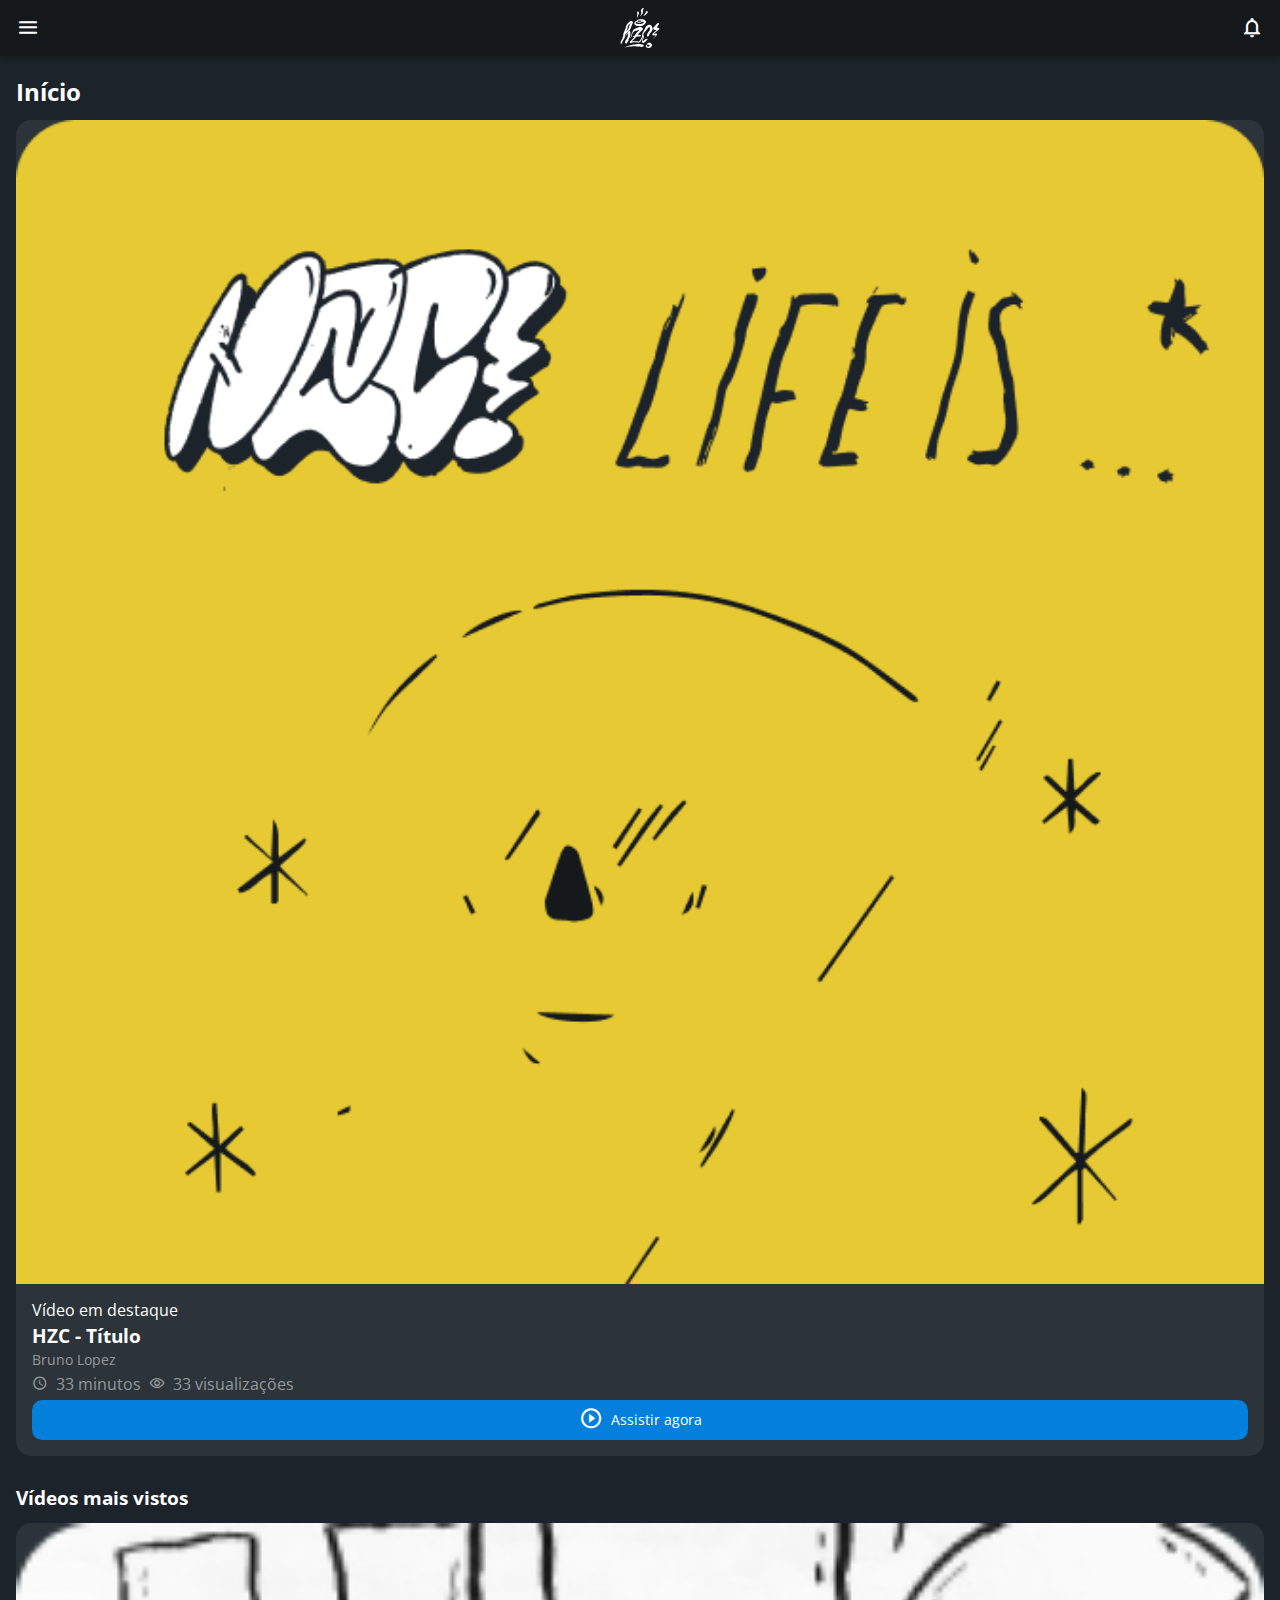
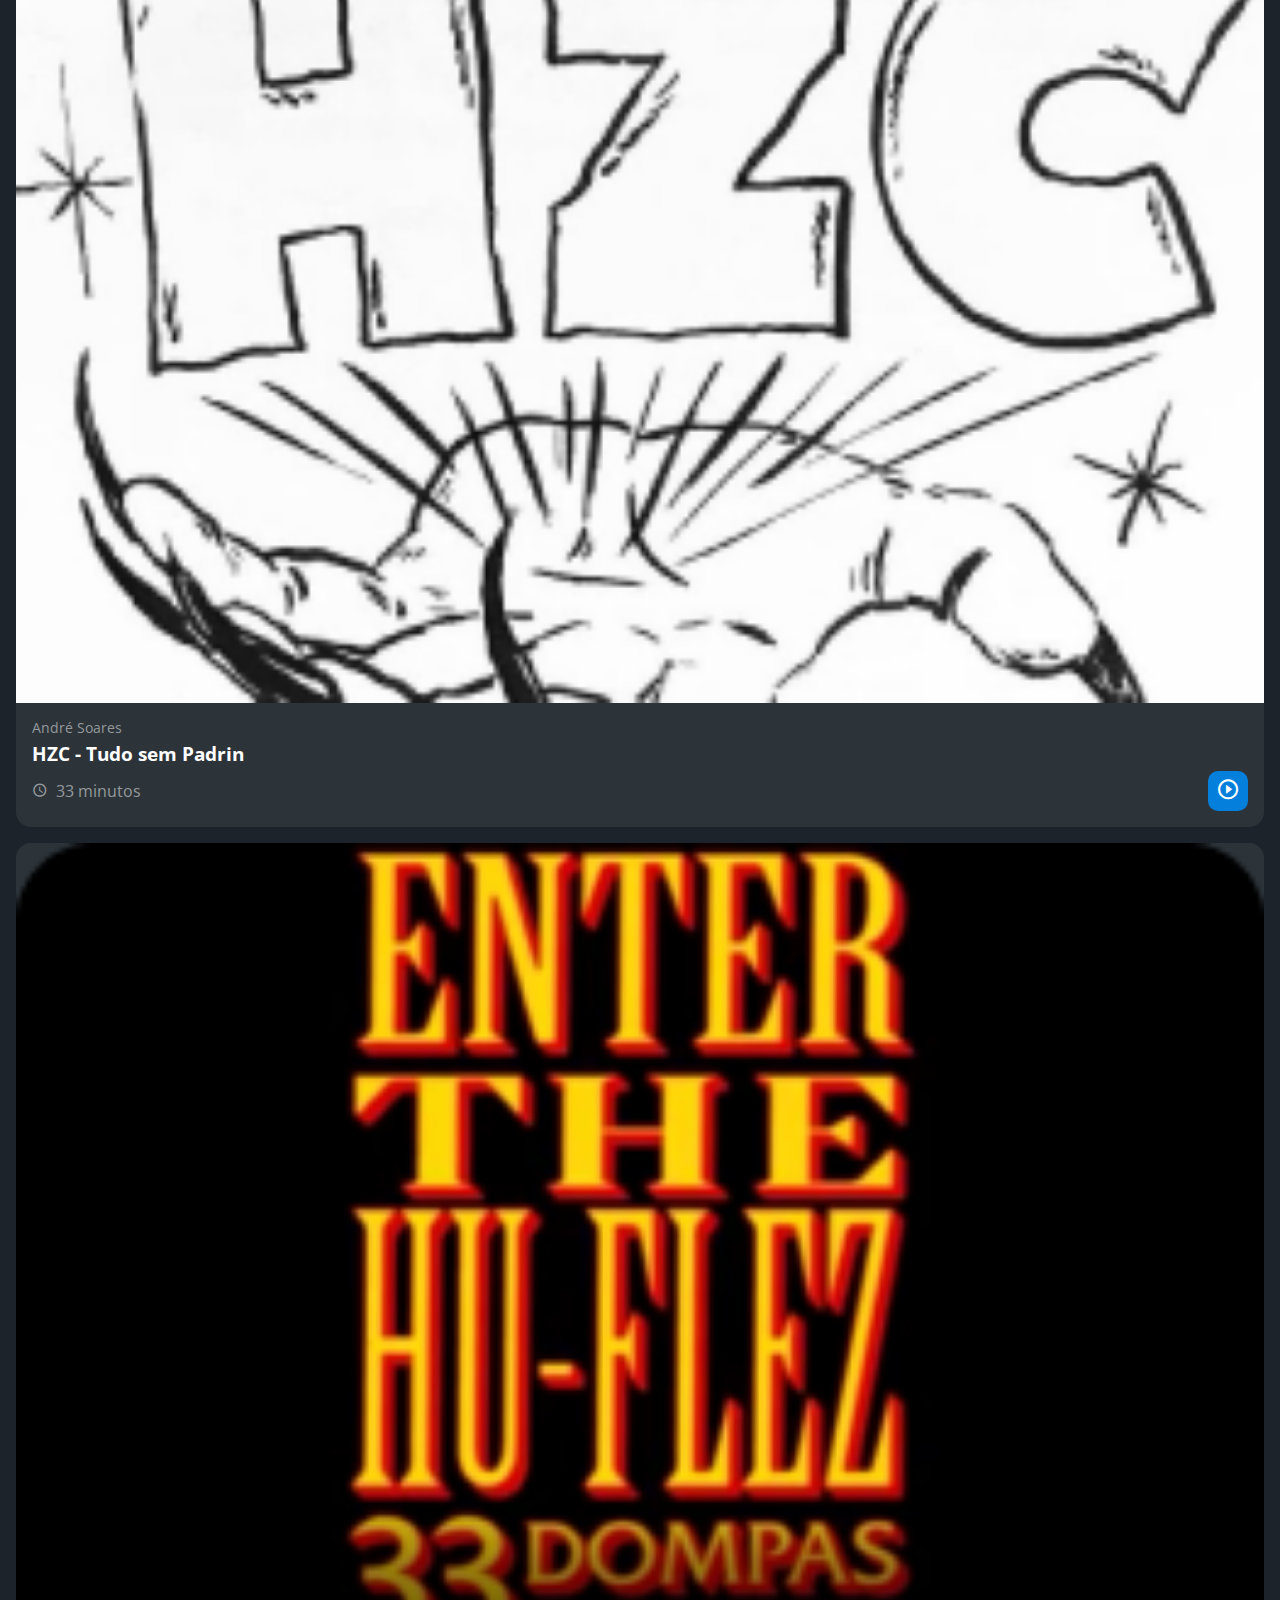
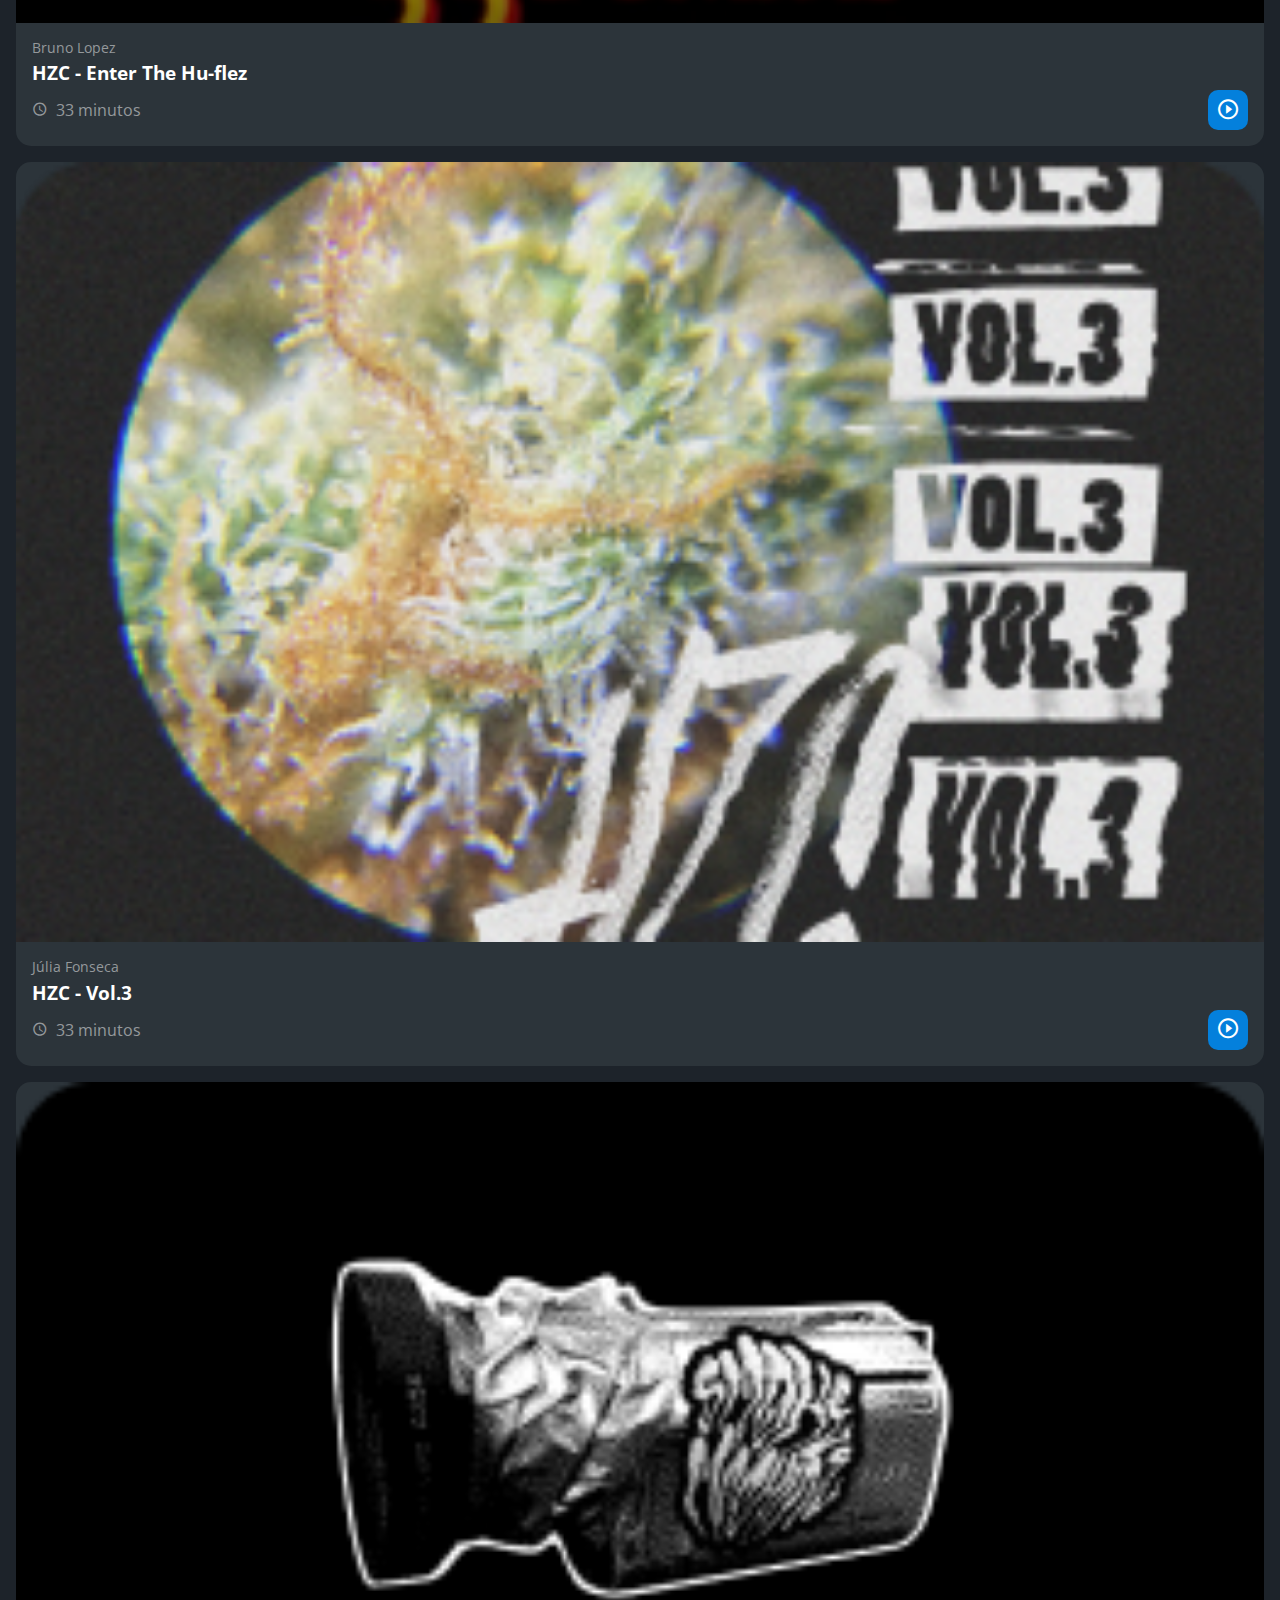
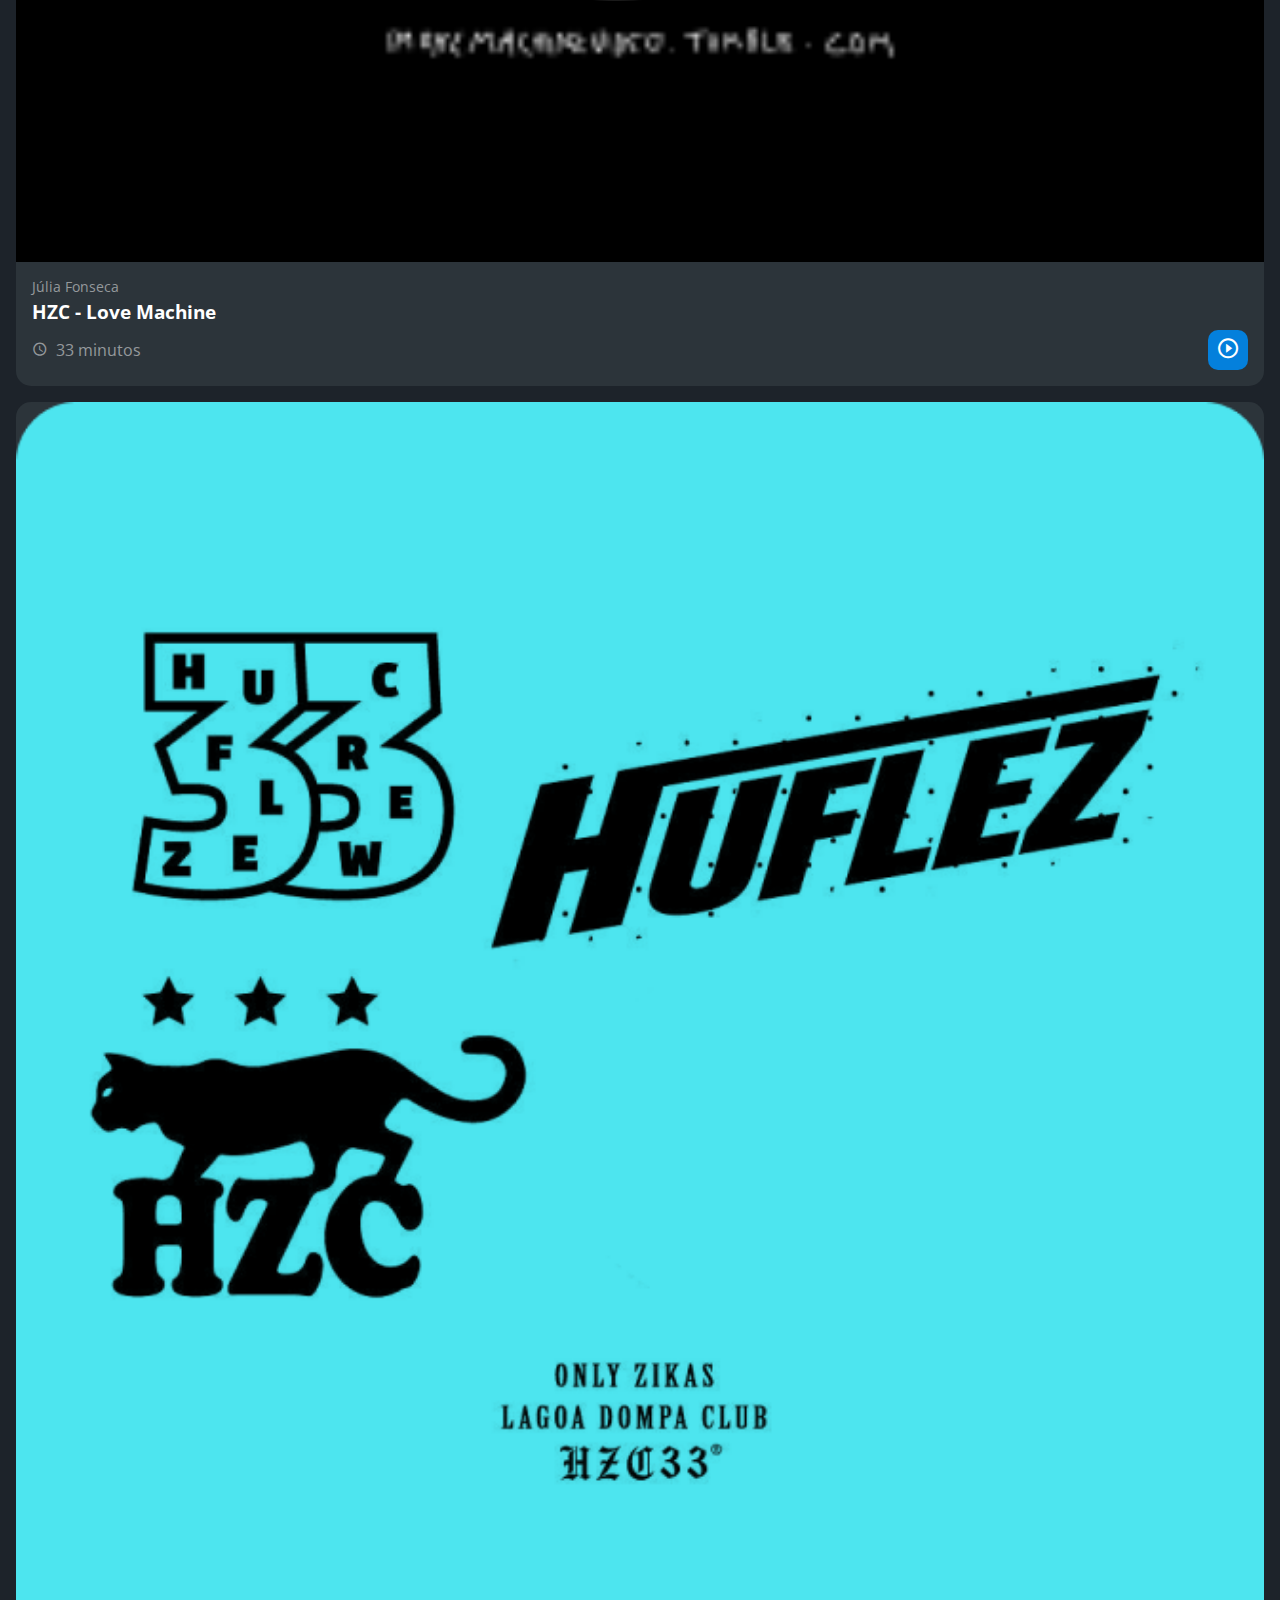
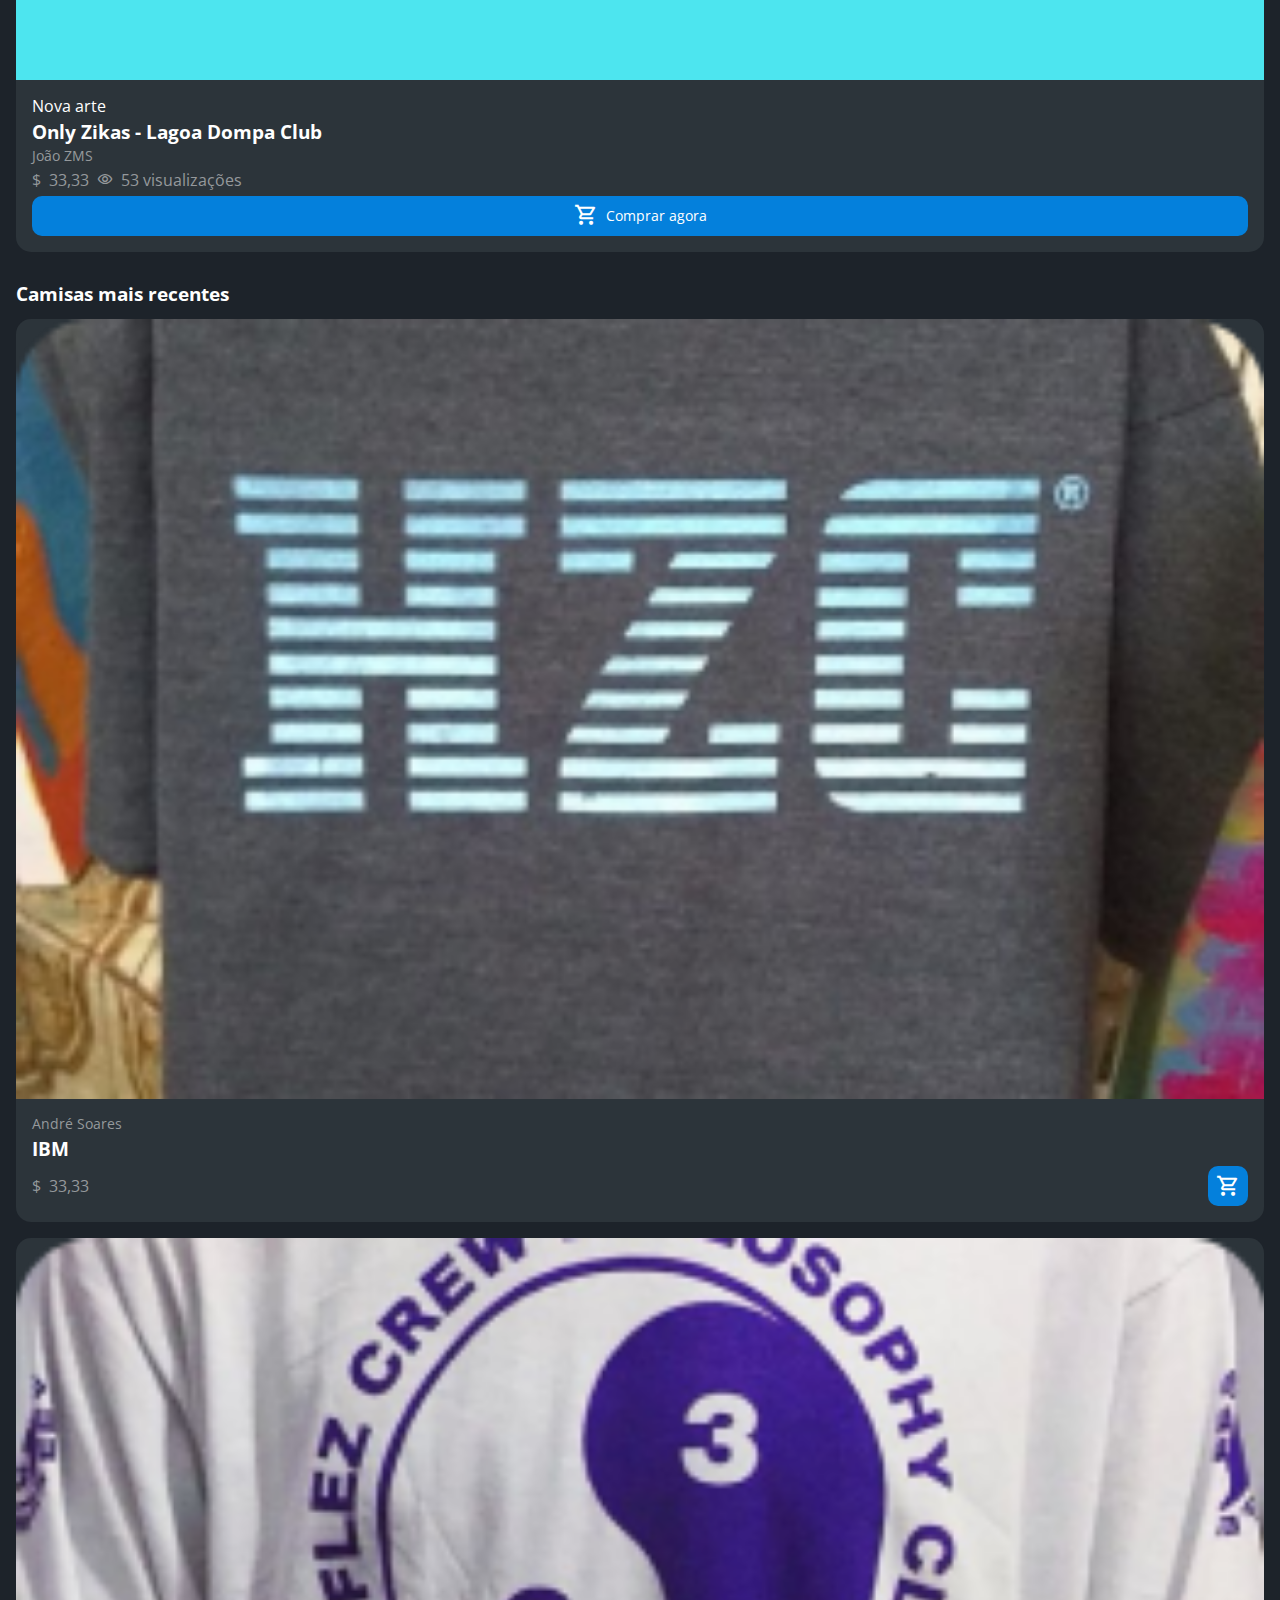
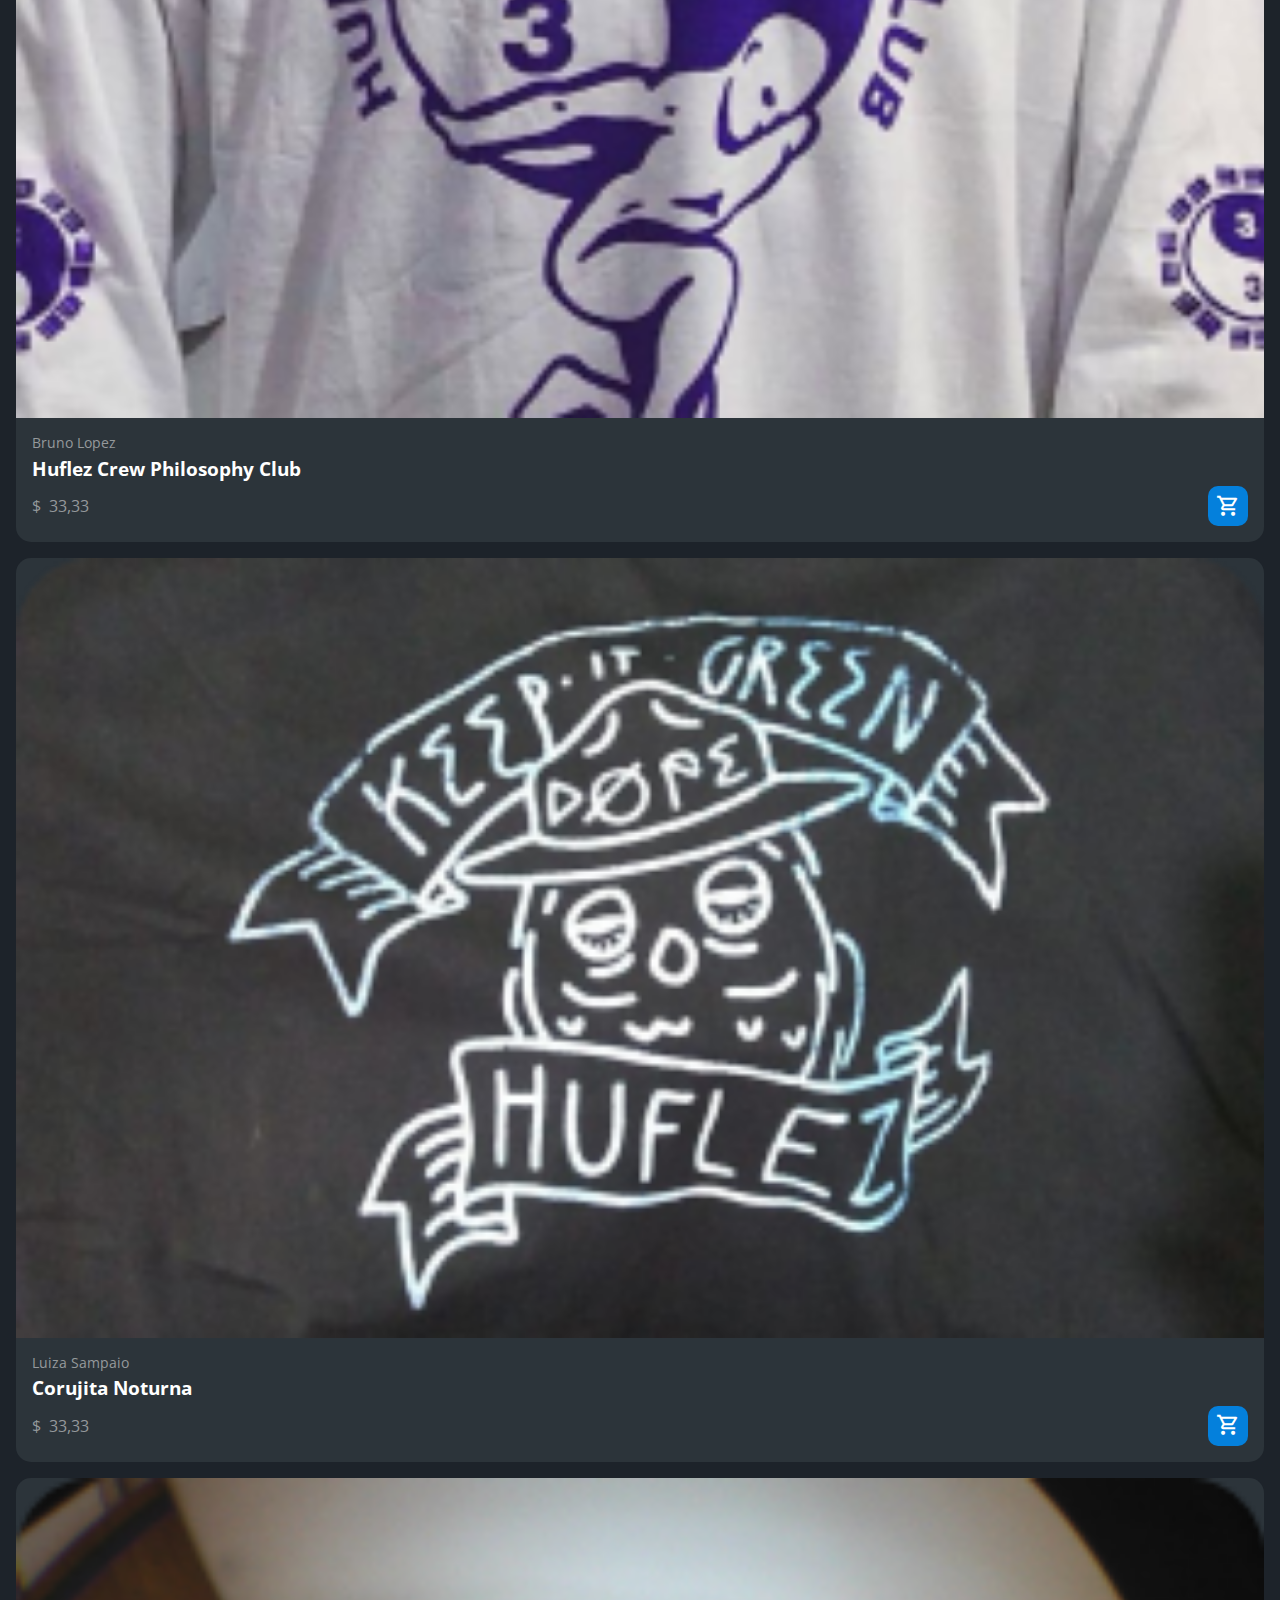
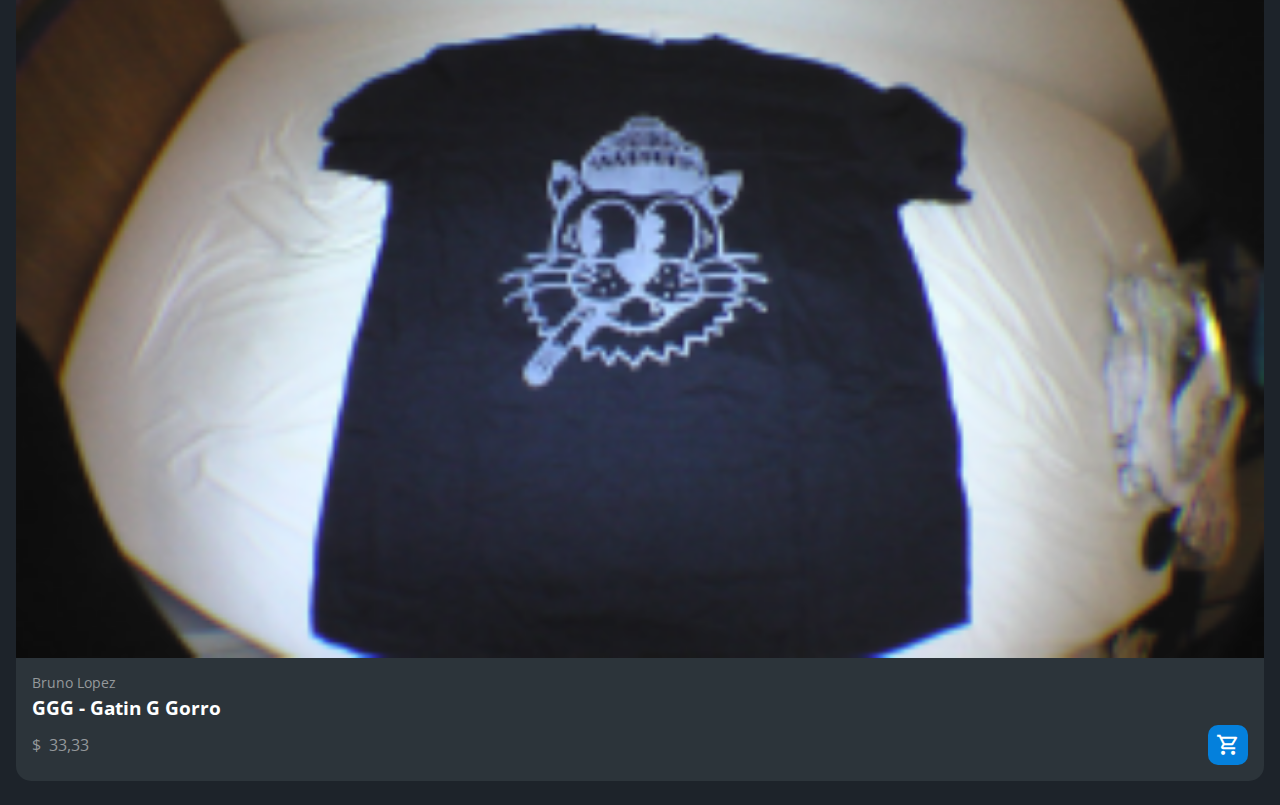
<file: index.html>
<!DOCTYPE html>
<html lang="pt-br">
<head>
    <meta charset="UTF-8">
    <meta http-equiv="X-UA-Compatible" content="IE=edge">
    <meta name="viewport" content="width=device-width, initial-scale=1.0">
    <title>HZC | Home</title>
    <link rel="preconnect" href="https://fonts.googleapis.com">
    <link rel="preconnect" href="https://fonts.gstatic.com" crossorigin>
    <link rel="stylesheet" href="https://fonts.googleapis.com/css2?family=Open+Sans:wght@400;600;700&display=swap">
    <link rel="stylesheet" href="assets/css/reset.css">
    <link rel="stylesheet" href="assets/css/estilos.css">
</head>
<body>
    <header class="cabecalho">
        <button class="cabecalho__menu" aria-label="Menu"><i></i></button>
        <img src="assets/img/logo.svg" alt="Logotipo da HZC" class="cabecalho__logo">
        <p class="cabecalho__perfil">Hylbert Bentes</p>
        <button class="cabecalho__notificacao" aria-label="Notificação"><i></i></button>
    </header>
    <nav class="menu-lateral">
        <img src="assets/img/logo.svg" alt="Logotipo da HZC" class="menu-lateral__logo">
        <a href="index.html" class="menu-lateral__link menu-lateral__link--inicio menu-lateral__link--ativo">Início</a>
        <a href="#" class="menu-lateral__link menu-lateral__link--videos">Vídeos</a>
        <a href="picos.html" class="menu-lateral__link menu-lateral__link--picos">Picos</a>
        <a href="#" class="menu-lateral__link menu-lateral__link--integrantes">Integrantes</a>
        <a href="#" class="menu-lateral__link menu-lateral__link--camisas">Camisas</a>
        <a href="#" class="menu-lateral__link menu-lateral__link--pinturas">Pinturas</a>
    </nav>
    <main class="principal">
        <h2 class="titulo-pagina">Início</h2>
        <article class="cartao cartao--destaque destaque-video">
            <img src="assets/img/banner-mobile_1.png" alt="Banner do cartao" class="cartao__imagem cartao__imagem--mobile">
            <img src="assets/img/banner_1.png" alt="Banner do cartao" class="cartao__imagem cartao__imagem--desktop">
            <div class="cartao__conteudo">
                <p class="cartao__destaque">Vídeo em destaque</p>
                <h3 class="cartao__titulo">HZC - Título</h3>
                <p class="cartao__perfil">Bruno Lopez</p>
                <p class="cartao__info cartao__info--tempo">33 minutos</p>
                <p class="cartao__info cartao__info--visualizacao">33 visualizações</p>
                <button class="cartao__botao cartao__botao--play cartao__botao--destaque">Assistir agora</button>
            </div>
        </article>
        <article class="cartao cartao--recentes videos-recentes">
            <h3 class="cartao__titulo">Vídeos recentes</h3>
            <a href="#" class="cartao__link">Ver todos</a>
            <ul class="cartao__lista">
                <li class="cartao__item">
                    <img src="assets/img/miniatura_1.png" alt="Thumbnail" class="cartao__item-thumbnail">
                    <h4 class="cartao__item-titulo">HZC - Love Machine</h4>
                    <p class="cartao__item-perfil">Júlia Fonseca</p>
                </li>
                <li class="cartao__item">
                    <img src="assets/img/miniatura_2.png" alt="Thumbnail" class="cartao__item-thumbnail">
                    <h4 class="cartao__item-titulo">HZC - Vol.3</h4>
                    <p class="cartao__item-perfil">Júlia Fonseca</p>
                </li>
                <li class="cartao__item">
                    <img src="assets/img/miniatura_3.png" alt="Thumbnail" class="cartao__item-thumbnail">
                    <h4 class="cartao__item-titulo">HZC - Pescaria na Urca</h4>
                    <p class="cartao__item-perfil">Júlia Fonseca</p>
                </li>
                <li class="cartao__item">
                    <img src="assets/img/miniatura_4.png" alt="Thumbnail" class="cartao__item-thumbnail">
                    <h4 class="cartao__item-titulo">Vidalocagi - Guerreiros do Asfalto</h4>
                    <p class="cartao__item-perfil">Júlia Fonseca</p>
                </li>
                <li class="cartao__item">
                    <img src="assets/img/miniatura_5.png" alt="Thumbnail" class="cartao__item-thumbnail">
                    <h4 class="cartao__item-titulo">Vidalocagi - Não importa o nível</h4>
                    <p class="cartao__item-perfil">Júlia Fonseca</p>
                </li>
            </ul>
        </article>
        <section class="secao secao-videos">
            <h3 class="titulo-secao">Vídeos mais vistos</h3>
            <article class="cartao">
                <img src="assets/img/video_1.png" alt="Vídeo" class="cartao__imagem">
                <div class="cartao__conteudo">
                    <p class="cartao__perfil">André Soares</p>
                    <h3 class="cartao__titulo">HZC - Tudo sem Padrin</h3>
                    <p class="cartao__info cartao__info--tempo">33 minutos</p>
                    <button class="cartao__botao cartao__botao--play" aria-label="Assistir agora"></button>
                </div>
            </article>
            <article class="cartao">
                <img src="assets/img/video_2.png" alt="Vídeo" class="cartao__imagem">
                <div class="cartao__conteudo">
                    <p class="cartao__perfil">Bruno Lopez</p>
                    <h3 class="cartao__titulo">HZC - Enter The Hu-flez</h3>
                    <p class="cartao__info cartao__info--tempo">33 minutos</p>
                    <button class="cartao__botao cartao__botao--play" aria-label="Assistir agora"></button>
                </div>
            </article>
            <article class="cartao"> 
                <img src="assets/img/video_3.png" alt="Vídeo" class="cartao__imagem">
                <div class="cartao__conteudo">
                    <p class="cartao__perfil">Júlia Fonseca</p>
                    <h3 class="cartao__titulo">HZC - Vol.3</h3>
                    <p class="cartao__info cartao__info--tempo">33 minutos</p>
                    <button class="cartao__botao cartao__botao--play" aria-label="Assistir agora"></button>
                </div>
            </article>
            <article class="cartao"> 
                <img src="assets/img/video_4.png" alt="Vídeo" class="cartao__imagem"> 
                <div class="cartao__conteudo">
                    <p class="cartao__perfil">Júlia Fonseca</p>
                    <h3 class="cartao__titulo">HZC - Love Machine</h3>
                    <p class="cartao__info cartao__info--tempo">33 minutos</p>
                    <button class="cartao__botao cartao__botao--play" aria-label="Assistir agora"></button>
                </div>
            </article>
        </section>
        <article class="cartao cartao--recentes produtos-recentes">
            <h3 class="cartao__titulo">Novas artes</h3>
            <a href="#" class="cartao__link">Ver todos</a>
            <ul class="cartao__lista">
                <li class="cartao__item">
                    <img src="assets/img/arte01.svg" alt="Thumbnail" class="cartao__item-thumbnail">
                    <h4 class="cartao__item-titulo">Sem título 01</h4>
                    <p class="cartao__item-perfil">Antonio Tebyriçá</p>
                </li>
                <li class="cartao__item">
                    <img src="assets/img/arte02.svg" alt="Thumbnail" class="cartao__item-thumbnail">
                    <h4 class="cartao__item-titulo">Sem título 02</h4>
                    <p class="cartao__item-perfil">Antonio Tebyriçá</p>
                </li>
                <li class="cartao__item">
                    <img src="assets/img/arte03.svg" alt="Thumbnail" class="cartao__item-thumbnail">
                    <h4 class="cartao__item-titulo">Segurança</h4>
                    <p class="cartao__item-perfil">Raphael Gibson</p>
                </li>
                <li class="cartao__item">
                    <img src="assets/img/arte04.svg" alt="Thumbnail" class="cartao__item-thumbnail">
                    <h4 class="cartao__item-titulo">Malunguise</h4>
                    <p class="cartao__item-perfil">Carolina Canavarro</p>
                </li>
                <li class="cartao__item">
                    <img src="assets/img/arte05.svg" alt="Thumbnail" class="cartao__item-thumbnail">
                    <h4 class="cartao__item-titulo">Coroa da converse</h4>
                    <p class="cartao__item-perfil">Nikolas de Murtas</p>
                </li>
            </ul>
        </article>
        <article class="cartao cartao--destaque destaque-produtos">
            <img src="assets/img/banner-mobile_2.png" alt="Banner do cartao" class="cartao__imagem cartao__imagem--mobile">
            <img src="assets/img/banner_2.png" alt="Banner do cartao" class="cartao__imagem cartao__imagem--desktop">
            <div class="cartao__conteudo">
                <p class="cartao__destaque">Nova arte</p>
                <h3 class="cartao__titulo">Only Zikas - Lagoa Dompa Club</h3>
                <p class="cartao__perfil">João ZMS</p>
                <p class="cartao__info cartao__info--preco">33,33</p>
                <p class="cartao__info cartao__info--visualizacao">53 visualizações</p>
                <button class="cartao__botao cartao__botao--compra cartao__botao--destaque">Comprar agora</button>
            </div>
        </article>
        <section class="secao secao-produtos">
            <h3 class="titulo-secao">Camisas mais recentes</h3>
            <article class="cartao">
                <img src="assets/img/produto_1.png" alt="Vídeo" class="cartao__imagem">
                <div class="cartao__conteudo">
                    <p class="cartao__perfil">André Soares</p>
                    <h3 class="cartao__titulo">IBM</h3>
                    <p class="cartao__info cartao__info--preco">33,33</p>
                    <button class="cartao__botao cartao__botao--compra" aria-label="Assistir agora"></button>
                </div>
            </article>
            <article class="cartao">
                <img src="assets/img/produto_2.png" alt="Vídeo" class="cartao__imagem">
                <div class="cartao__conteudo">
                    <p class="cartao__perfil">Bruno Lopez</p>
                    <h3 class="cartao__titulo">Huflez Crew Philosophy Club</h3>
                    <p class="cartao__info cartao__info--preco">33,33</p>
                    <button class="cartao__botao cartao__botao--compra" aria-label="Assistir agora"></button>
                </div>
            </article>
            <article class="cartao">
                <img src="assets/img/produto_3.png" alt="Vídeo" class="cartao__imagem">
                <div class="cartao__conteudo">
                    <p class="cartao__perfil">Luiza Sampaio</p>
                    <h3 class="cartao__titulo">Corujita Noturna</h3>
                    <p class="cartao__info cartao__info--preco">33,33</p>
                    <button class="cartao__botao cartao__botao--compra" aria-label="Assistir agora"></button>
                </div>
            </article>
            <article class="cartao">
                <img src="assets/img/produto_4.png" alt="Vídeo" class="cartao__imagem">
                <div class="cartao__conteudo">
                    <p class="cartao__perfil">Bruno Lopez</p>
                    <h3 class="cartao__titulo">GGG - Gatin G Gorro</h3>
                    <p class="cartao__info cartao__info--preco">33,33</p>
                    <button class="cartao__botao cartao__botao--compra" aria-label="Assistir agora"></button>
                </div>
            </article>
        </section>
    </main>
    <script src="index.js"></script>
</body>
</html>
</file>
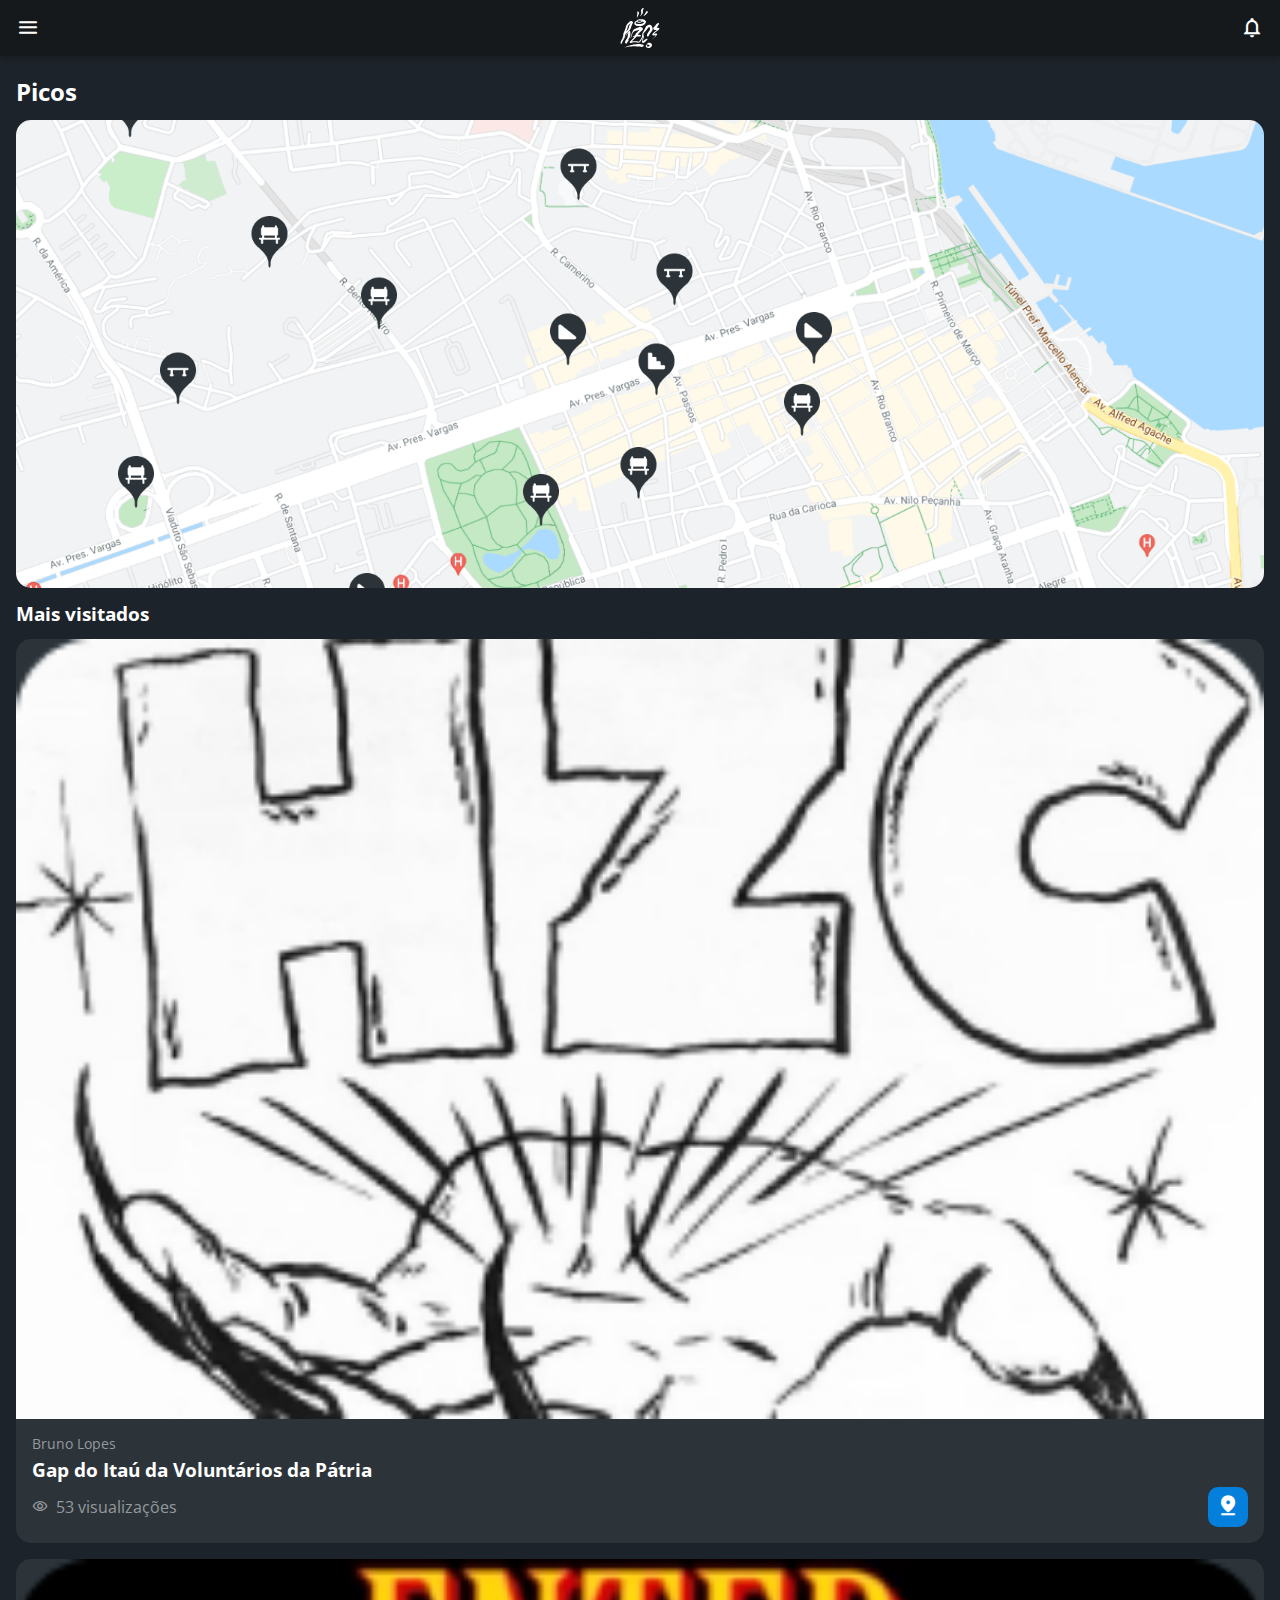
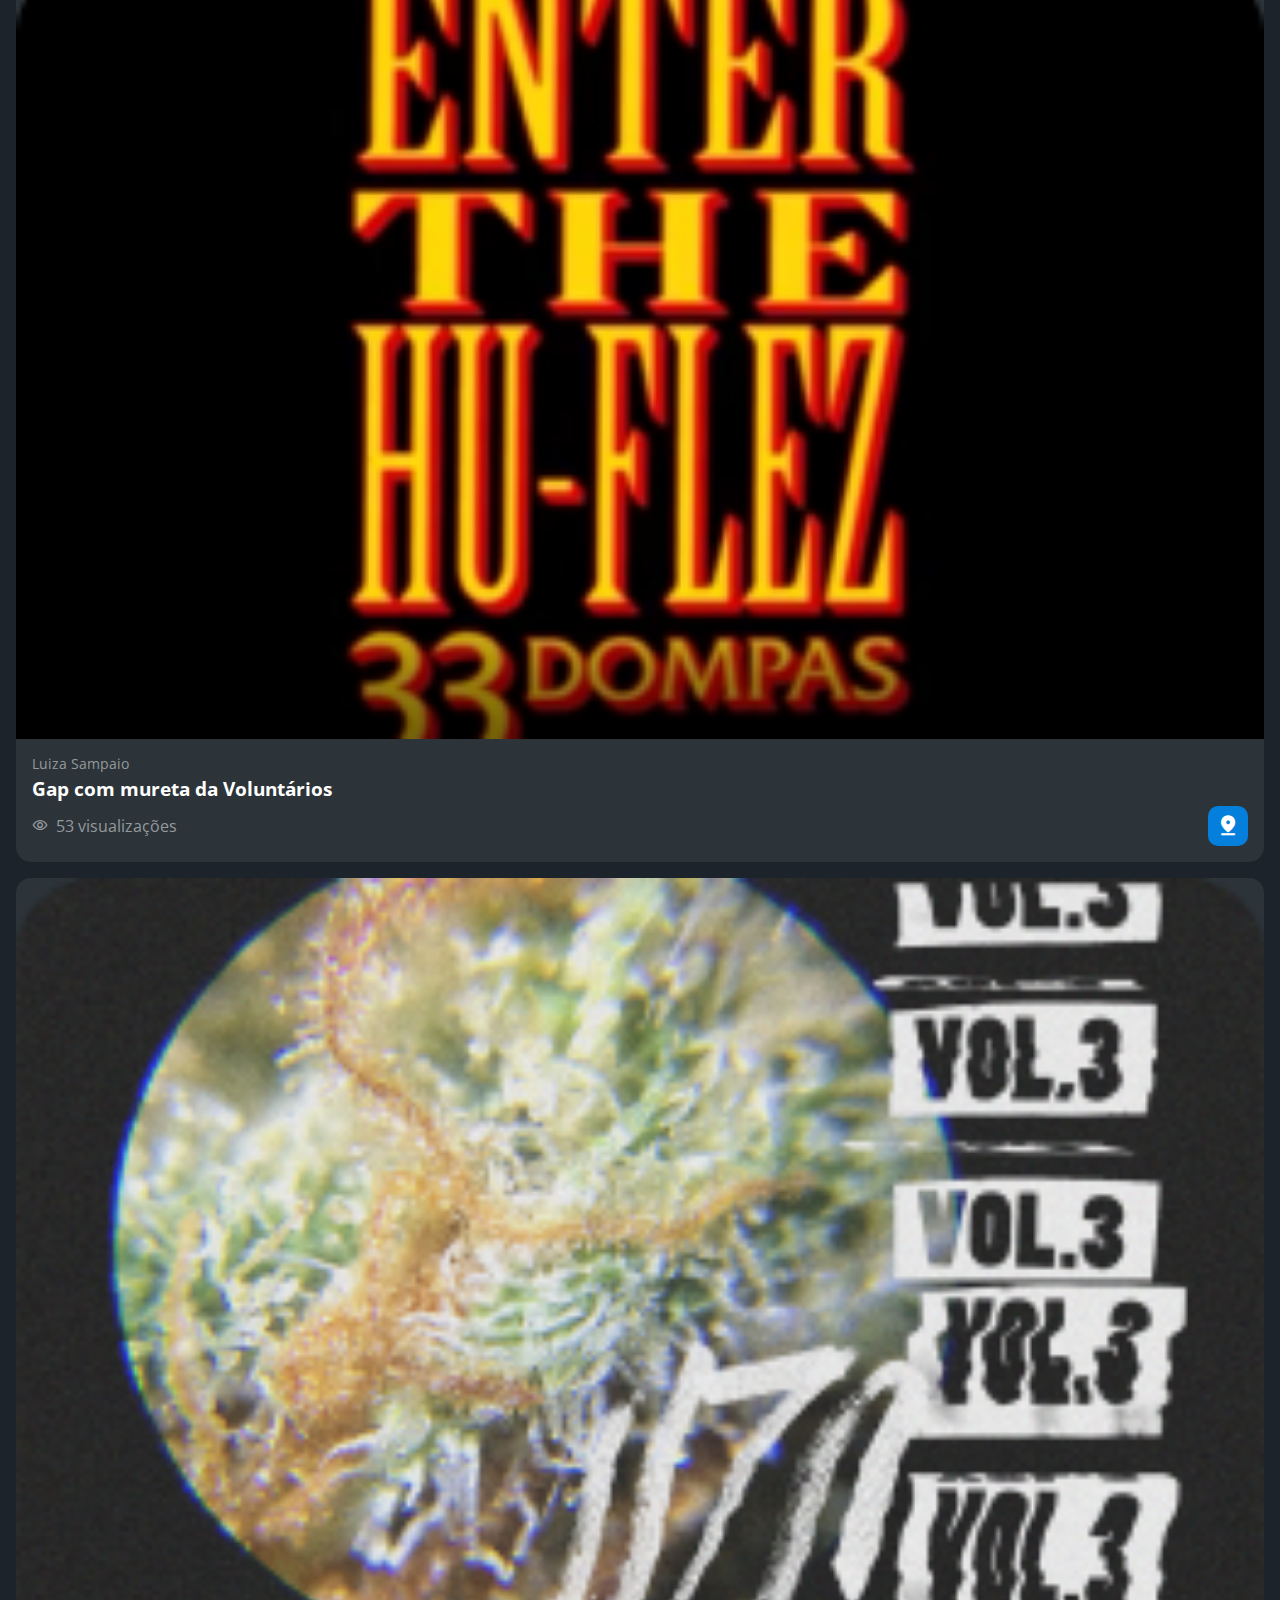
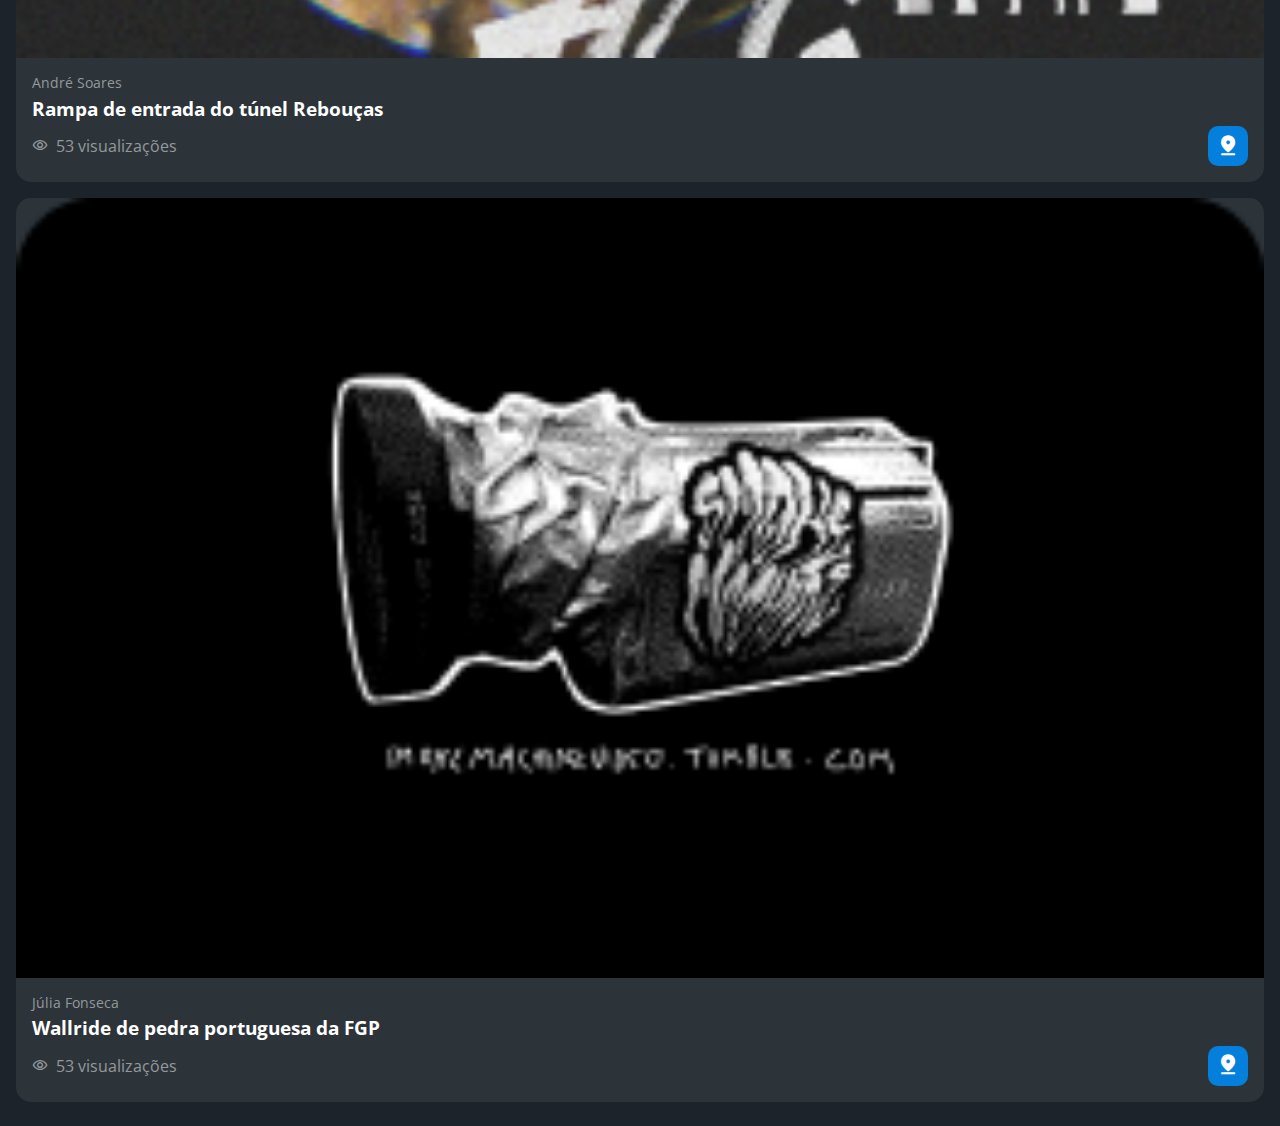
<file: picos.html>
<!DOCTYPE html>
<html lang="pt-br">
<head>
    <meta charset="UTF-8">
    <meta http-equiv="X-UA-Compatible" content="IE=edge">
    <meta name="viewport" content="width=device-width, initial-scale=1.0">
    <title>HZC | Picos</title>
    <link rel="preconnect" href="https://fonts.googleapis.com">
    <link rel="preconnect" href="https://fonts.gstatic.com" crossorigin>
    <link rel="stylesheet" href="https://fonts.googleapis.com/css2?family=Open+Sans:wght@400;600;700&display=swap">
    <link rel="stylesheet" href="assets/css/reset.css">
    <link rel="stylesheet" href="assets/css/estilos.css">
</head>
<body>
    <header class="cabecalho">
        <button class="cabecalho__menu" aria-label="Menu"><i></i></button>
        <img src="assets/img/logo.svg" alt="Logotipo da HZC" class="cabecalho__logo">
        <p class="cabecalho__perfil">Bruno Lopez</p>
        <button class="cabecalho__notificacao" aria-label="Notificação"><i></i></button>
    </header>
    <nav class="menu-lateral">
        <img src="assets/img/logo.svg" alt="Logotipo da HZC" class="menu-lateral__logo">
        <a href="index.html" class="menu-lateral__link menu-lateral__link--inicio">Início</a>
        <a href="#" class="menu-lateral__link menu-lateral__link--videos">Vídeos</a>
        <a href="picos.html" class="menu-lateral__link menu-lateral__link--picos menu-lateral__link--ativo">Picos</a>
        <a href="#" class="menu-lateral__link menu-lateral__link--integrantes">Integrantes</a>
        <a href="#" class="menu-lateral__link menu-lateral__link--camisas">Camisas</a>
        <a href="#" class="menu-lateral__link menu-lateral__link--pinturas">Pinturas</a>
    </nav>
    <main class="principal principal--picos">
        <h2 class="titulo-pagina">Picos</h2>
        <article class="cartao picos-mapa" aria-label="Mapa dos picos favoritos"></article>
        <article class="cartao cartao--recentes picos-favoritos">
            <h3 class="cartao__titulo">Favoritos</h3>
            <a href="#" class="cartao__link">Ver todos</a>
            <ul class="cartao__lista">
                <li class="cartao__item">
                    <img src="assets/img/miniatura_1.png" alt="Thumbnail" class="cartao__item-thumbnail">
                    <h4 class="cartao__item-titulo">Wallride da FGP</h4>
                    <p class="cartao__item-perfil">Júlia Fonseca</p>
                </li>
                <li class="cartao__item">
                    <img src="assets/img/miniatura_2.png" alt="Thumbnail" class="cartao__item-thumbnail">
                    <h4 class="cartao__item-titulo">Borda de valores</h4>
                    <p class="cartao__item-perfil">Júlia Fonseca</p>
                </li>
                <li class="cartao__item">
                    <img src="assets/img/miniatura_3.png" alt="Thumbnail" class="cartao__item-thumbnail">
                    <h4 class="cartao__item-titulo">Wallride do Rebouças</h4>
                    <p class="cartao__item-perfil">Júlia Fonseca</p>
                </li>
                <li class="cartao__item">
                    <img src="assets/img/miniatura_4.png" alt="Thumbnail" class="cartao__item-thumbnail">
                    <h4 class="cartao__item-titulo">Segundo setor da praça Mauá</h4>
                    <p class="cartao__item-perfil">Júlia Fonseca</p>
                </li>
                <li class="cartao__item">
                    <img src="assets/img/miniatura_5.png" alt="Thumbnail" class="cartao__item-thumbnail">
                    <h4 class="cartao__item-titulo">Wallride do Rebouças</h4>
                    <p class="cartao__item-perfil">Júlia Fonseca</p>
                </li>
            </ul>
        </article>
        <section class="secao secao-picos-mais-visitados">
            <h3 class="titulo-secao">Mais visitados</h3>
            <article class="cartao">
                <img src="assets/img/video_1.png" alt="Vídeo" class="cartao__imagem">
                <div class="cartao__conteudo">
                    <p class="cartao__perfil">Bruno Lopes</p>
                    <h3 class="cartao__titulo">Gap do Itaú da Voluntários da Pátria</h3>
                    <p class="cartao__info cartao__info--visualizacao">53 visualizações</p>
                    <button class="cartao__botao cartao__botao--pico" aria-label="Visualizar no maps"></button>
                </div>
            </article>
            <article class="cartao">
                <img src="assets/img/video_2.png" alt="Vídeo" class="cartao__imagem">
                <div class="cartao__conteudo">
                    <p class="cartao__perfil">Luiza Sampaio</p>
                    <h3 class="cartao__titulo">Gap com mureta da Voluntários</h3>
                    <p class="cartao__info cartao__info--visualizacao">53 visualizações</p>
                    <button class="cartao__botao cartao__botao--pico" aria-label="Visualizar no maps"></button>
                </div>
            </article>
            <article class="cartao">
                <img src="assets/img/video_3.png" alt="Vídeo" class="cartao__imagem">
                <div class="cartao__conteudo">
                    <p class="cartao__perfil">André Soares</p>
                    <h3 class="cartao__titulo">Rampa de entrada do túnel Rebouças</h3>
                    <p class="cartao__info cartao__info--visualizacao">53 visualizações</p>
                    <button class="cartao__botao cartao__botao--pico" aria-label="Visualizar no maps"></button>
                </div>
            </article>
            <article class="cartao">
                <img src="assets/img/video_4.png" alt="Vídeo" class="cartao__imagem">
                <div class="cartao__conteudo">
                    <p class="cartao__perfil">Júlia Fonseca</p>
                    <h3 class="cartao__titulo">Wallride de pedra portuguesa da FGP</h3>
                    <p class="cartao__info cartao__info--visualizacao">53 visualizações</p>
                    <button class="cartao__botao cartao__botao--pico" aria-label="Visualizar no maps"></button>
                </div>
            </article>
        </section>
    </main>
    <script src="index.js"></script>
</body>
</html>
</file>
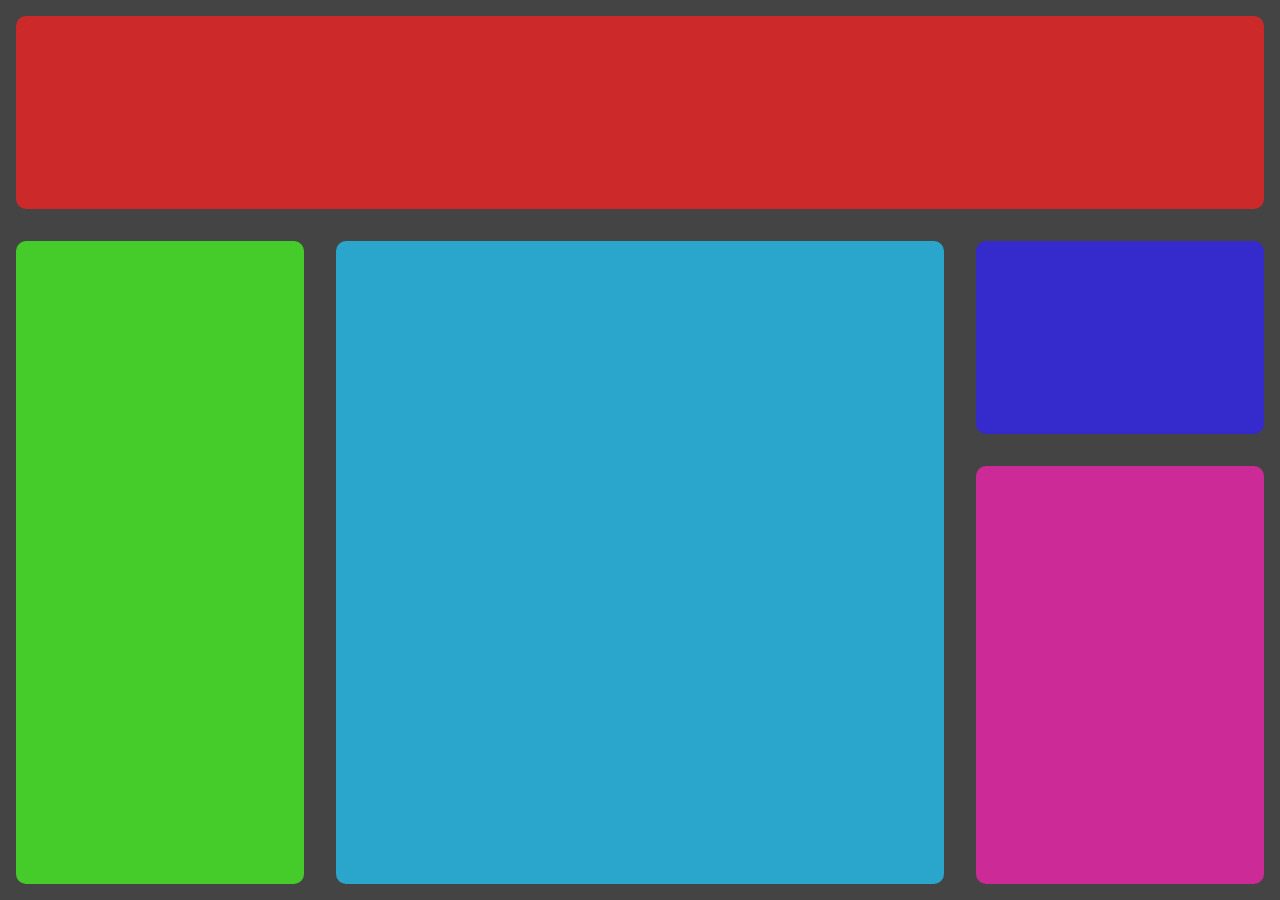
<file: ex/ex2grid.html>
<!DOCTYPE html>
<html lang="en">
<head>
    <meta charset="UTF-8">
    <meta http-equiv="X-UA-Compatible" content="IE=edge">
    <meta name="viewport" content="width=device-width, initial-scale=1.0">
    <title>Document</title>
    <link rel="stylesheet" href="ex2grid.css">
</head>
<body class="corpo">
    <header class="cabecalho"></header>
    <nav class="lateral"></nav>
    <section class="meio"></section>
    <section class="direita-cima"></section>
    <section class="direita-baixo"></section>
</body>
</html>
</file>
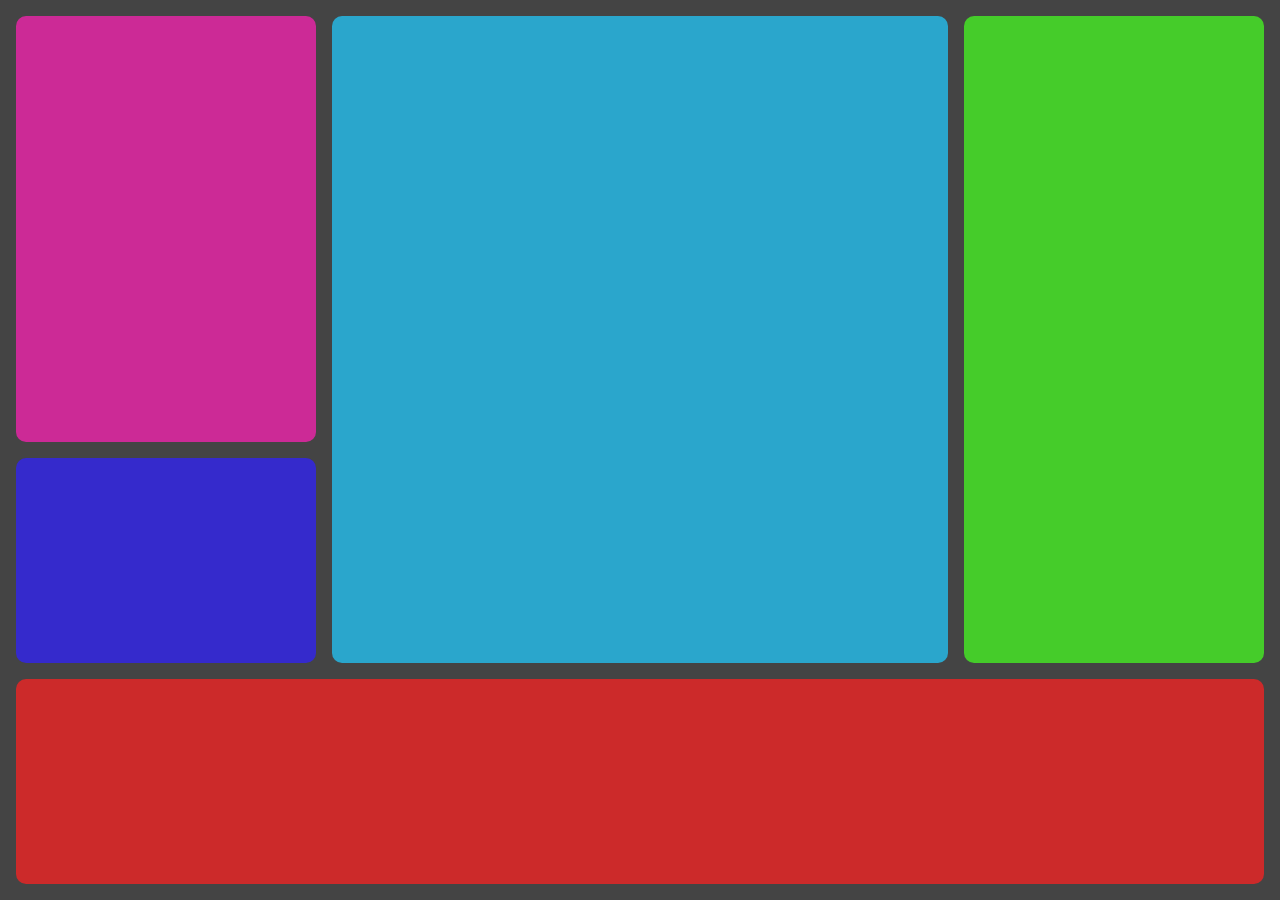
<file: ex/ex3grid.html>
<!DOCTYPE html>
<html lang="en">
<head>
    <meta charset="UTF-8">
    <meta http-equiv="X-UA-Compatible" content="IE=edge">
    <meta name="viewport" content="width=device-width, initial-scale=1.0">
    <title>Document</title>
    <link rel="stylesheet" href="ex3grid.css">
</head>
<body class="corpo">
    <header class="cabecalho"></header>
    <nav class="lateral"></nav>
    <section class="meio"></section>
    <section class="direita-cima"></section>
    <section class="direita-baixo"></section>
</body>
</html>
</file>
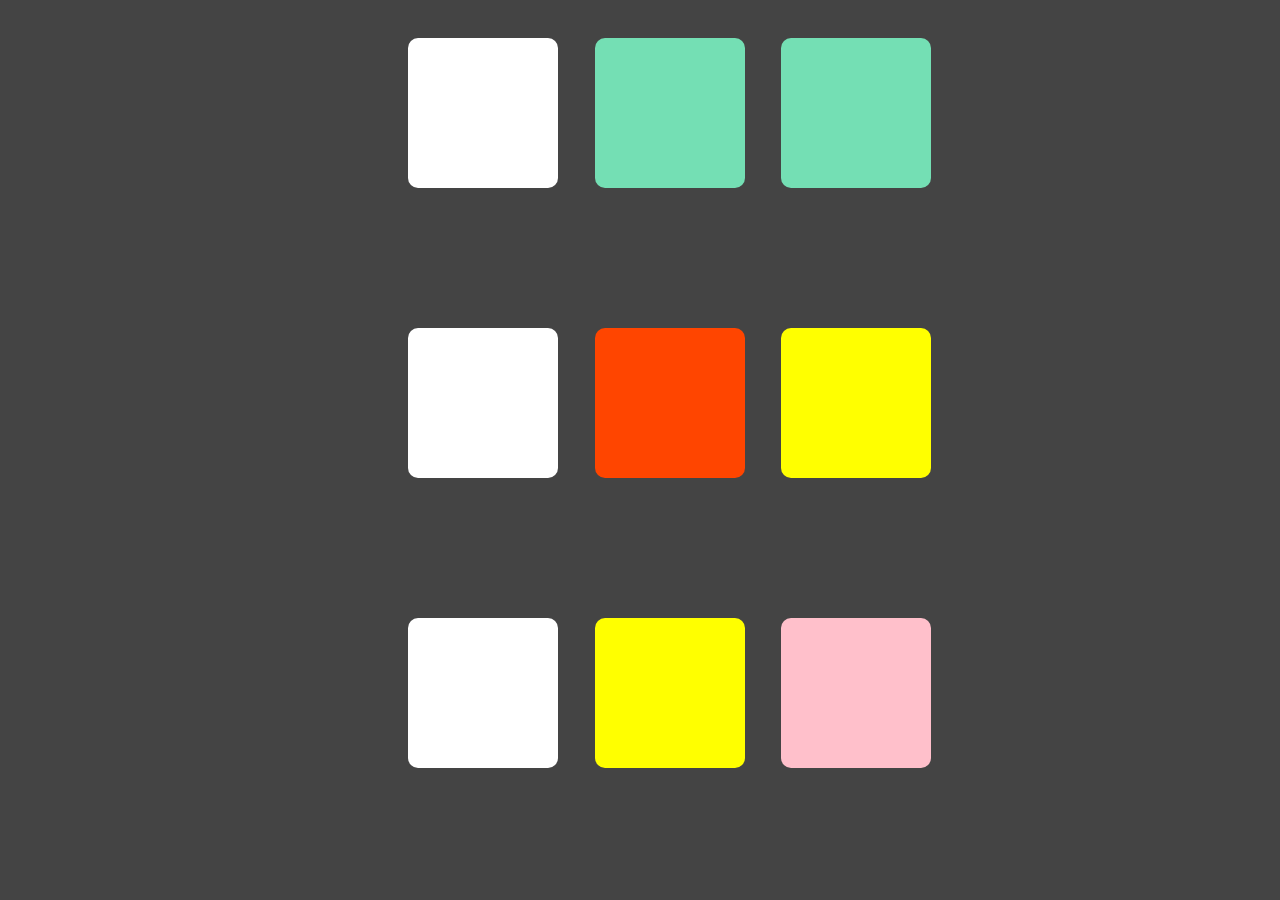
<file: ex/ex4grid.html>
<!DOCTYPE html>
<html lang="en">
<head>
    <meta charset="UTF-8">
    <meta name="viewport" content="width=device-width, initial-scale=1.0">
    <link rel="stylesheet" href="ex4grid.css">
    <title>Document</title>
</head>
<body>
   <div class="um"></div> 
   <div class="dois"></div>
   <div class="tres"></div>
   <div class="quatro"></div>
   <div class="cinco"></div>
   <div class="seis"></div>
   <div class="sete"></div>
   <div class="oito"></div>
   <div class="nove"></div>
</body>
</html>
</file>
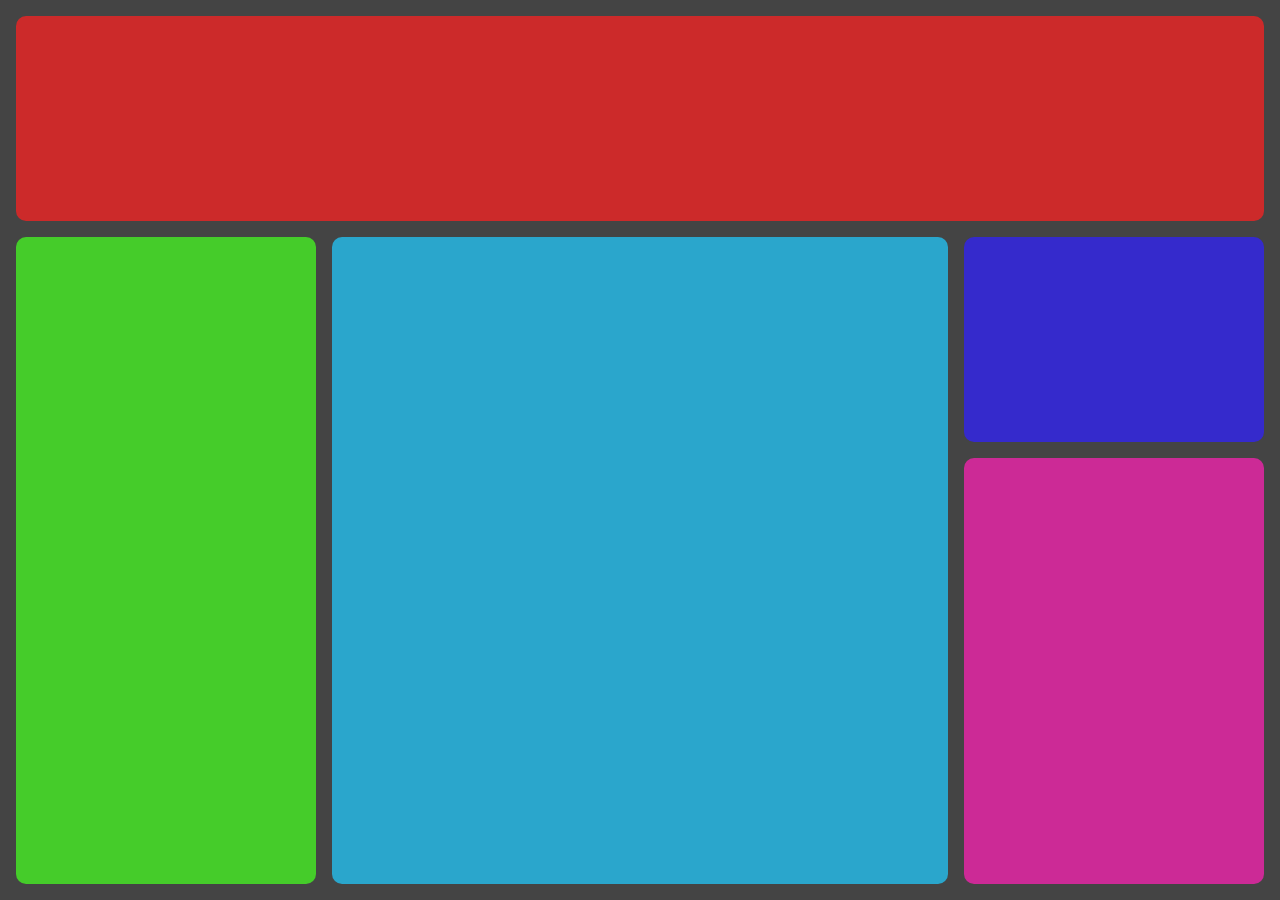
<file: ex/exgrid.html>
<!DOCTYPE html>
<html lang="en">
<head>
    <meta charset="UTF-8">
    <meta http-equiv="X-UA-Compatible" content="IE=edge">
    <meta name="viewport" content="width=device-width, initial-scale=1.0">
    <title>Document</title>
    <link rel="stylesheet" href="exgrid.css">
</head>
<body class="corpo">
    <header class="cabecalho"></header>
    <nav class="lateral"></nav>
    <section class="meio"></section>
    <section class="direita-cima"></section>
    <section class="direita-baixo"></section>
</body>
</html>
</file>
<file: assets/css/estilos.css>
@font-face {
    font-family: 'icones';
    src: url(../font/icones.ttf);
}

body {
    background-color: #1D232A;
    font-family: 'Open Sans', 'icones', sans-serif;
    color: #FFFFFF;
}

@media screen and (min-width: 1440px) {
    body {
        display: grid;
        grid-template-columns: auto 1fr;
    }
}

.cabecalho {
    display: flex;
    justify-content: space-between;
    align-items: center;
    background-color: #15191C;
    padding: 8px 16px;
    box-shadow: 0px 4px 4px rgba(0, 0, 0, 0.16);
}

.cabecalho__menu i::before {
    content: "\e904";
    font-size: 24px;
}

.cabecalho__notificacao i::before {
    content: "\e906";
    font-size: 24px;
}

.cabecalho__logo {
    width: 40px;
}

.cabecalho__perfil {
    display: none;
}

@media screen and (min-width: 1440px) {
    .cabecalho {
        background-color: #1D232A;
        display: grid;
        column-gap: 32px;
        grid-template-columns: 1fr auto;
        padding: 16px 60px;
        height: 80px;
        box-sizing: border-box;
        grid-column: 2;
    }

    .cabecalho__menu {
        display: none;
    }

    .cabecalho__logo {
        display: none;
    }

    .cabecalho__perfil {
        display: grid;
        grid-template-columns: repeat(3, auto);
        column-gap: 8px;
        align-items: center;
        justify-self: flex-end;
        color: #95999C;
        padding: 8px 32px;
        border-right: 1px solid #95999C;
    }

    .cabecalho__perfil::before {
        content: "";
        display: block;
        width: 32px;
        height: 32px;
        background-image: url(../img/profile_5.png);
        background-size: contain;
        background-repeat: no-repeat;
        background-position: center;
    }

    .cabecalho__perfil::after {
        content: "\e90d";
        color: #FFFFFF;
        font-size: 1.5rem;
    }
}

.menu-lateral {
    display: flex;
    flex-direction: column;
    background-color: #15191C;
    width: 75vw;
    height: 100vh;

    position: absolute;
    left: -100vw;
    transition: .25s;
}

.menu-lateral--ativo {
    left: 0;
    transition: .25s;
}

.menu-lateral__logo {
    display: none;
}

.menu-lateral__link {
    height: 64px;
    color: #95999C;
    padding-left: 64px;
    display: flex;
    align-items: center;
}

.menu-lateral__link--ativo {
    color: #FFFFFF;
    padding-left: 56px;
    border-left: 8px solid #FFFFFF;
}

.menu-lateral__link::before {
    content: "\e900";
    width: 24px;
    height: 24px;
    font-size: 24px;
    position: absolute;
    left: 24px;
}

.menu-lateral__link--inicio::before {
    content: "\e902";
}

.menu-lateral__link--videos::before {
    content: "\e90e";
}

.menu-lateral__link--picos::before {
    content: "\e909";
}

.menu-lateral__link--integrantes::before {
    content: "\e903";
}

.menu-lateral__link--camisas::before {
    content: "\e900";
}

.menu-lateral__link--pinturas::before {
    content: "\e90a";
}

@media screen and (min-width: 1440px) {
    .menu-lateral {
        width: 200px;
        grid-column: 1;
        grid-row: 1 / span 2;

        position: sticky;
        top: 0;
    }

    .menu-lateral__logo {
        display: block;
        width: 118px;
        align-self: center;
        padding: 16px;
    }
}

.principal {
    padding: 24px 16px;
    display: grid;
    gap: 16px;
}

.titulo-pagina {
    font-size: 1.5rem;
    font-weight: 700;
}

.titulo-secao {
    font-size: 1.2rem;
    font-weight: 700;
}

@media screen and (min-width: 1440px) {
    .principal {
        display: grid;
        grid-template-columns: auto 1fr auto;
        grid-template-areas: 
            "titulo-pagina titulo-pagina titulo-pagina"
            "destaque-video destaque-video videos-recentes"
            "secao-videos secao-videos secao-videos"
            "produtos-recentes destaque-produtos destaque-produtos"
            "secao-produtos secao-produtos secao-produtos"       
        ;
        column-gap: 32px;
        padding: 16px 60px;
        grid-column: 2;
    }

    .titulo-secao {
        grid-column: span 4;
    }
}

.cartao {
    width: 100%;
    border-radius: 15px;
    overflow: hidden;
    background-color: #2C343A;
}

.cartao__imagem--desktop {
    display: none;
}

.cartao--destaque {
    margin-bottom: 16px;
}

.cartao__conteudo {
    padding: 16px;
    display: grid;
    grid-template-columns: auto 1fr;
    gap: 8px;
}

.cartao__destaque {
    grid-column: span 2;
}

.cartao__titulo {
    font-size: 1.2rem;
    font-weight: 700;
    grid-column: span 2;
}

.cartao__perfil {
    color: #95999C;
    font-size: 0.9rem;
    grid-column: span 2;
}

.cartao__info {
    display: flex;
    align-items: center;
    color: #95999C;
}

.cartao__info--tempo::before {
    content: "\e90c";
    margin-right: 8px;    
}

.cartao__info--preco::before {
    content: "$";
    margin-right: 8px;    
}

.cartao__info--visualizacao::before {
    content: "\e90f";
    margin-right: 8px;    
}

.cartao__botao {
    display: flex;
    justify-content: center;
    align-items: center;
    background-color: #0480DC;
    width: 40px;
    height: 40px;
    border-radius: 10px;
    font-size: 0.9rem;
    justify-self: flex-end;
}

.cartao__botao--play::before {
    content: "\e90b";
    font-size: 24px;
}

.cartao__botao--destaque {
    width: 100%;
    grid-column: span 2;
}

.cartao__botao--destaque::before {
    margin-right: 8px;
}

.cartao__botao--compra::before {
    content: "\e901";
    font-size: 24px;
}

.cartao--recentes {
    display: none;
}

@media screen and (min-width: 1440px) {
    .cartao--destaque {
        margin-bottom: 0;
    }

    .cartao__imagem--mobile {
        display: none;
    }

    .cartao__imagem--desktop {
        display: block;
    }

    .cartao__botao--destaque {
        grid-column: auto;
        padding: 16px 8px;
    }

    .cartao--recentes {
        display: grid;
        grid-template-columns: auto auto;
        align-items: center;
        row-gap: 24px;
        width: 256px;
        padding: 16px;
        box-sizing: border-box;
        align-self: flex-start;
    }

    .cartao--recentes .cartao__titulo {
        grid-column: auto;
    }

    .cartao__link {
        font-size: 0.8rem;
        font-weight: 600;
        color: #0480DC;
        justify-self: flex-end;
    }
    
    .cartao__lista {
        display: grid;
        row-gap: 16px;
        grid-column: span 2;
    }

    .cartao__item {
        display: grid;
        grid-template-columns: auto 1fr;
        gap: 8px;
    }

    .cartao__item-thumbnail {
        width: 32px;
        grid-row: span 2;
    }

    .cartao__item-titulo {
        font-size: 0.9rem;
        line-height: 1.2rem;
        font-weight: 700;
    }

    .cartao__item-perfil {
        font-size: 0.8rem;
        color: #95999C;
    }
}

.secao {
    display: grid;
    gap: 16px;
}

@media screen and (min-width: 1440px) {
    .secao {
        grid-template-columns: repeat(4, 1fr);
    }

    .destaque-video {
        grid-area: destaque-video;
    }
    
    .videos-recentes {
        grid-area: videos-recentes;
    }
    
    .secao-videos {
        grid-area: secao-videos;
    }
    
    .destaque-produtos {
        grid-area: destaque-produtos;
    }
    
    .produtos-recentes {
        grid-area: produtos-recentes;
    }
    
    .secao-produtos {
        grid-area: secao-produtos;
    }
}

/* Picos */

@media screen and (min-width: 1440px) {
    .principal--picos {
        grid-template-areas: 
        "titulo-pagina titulo-pagina titulo-pagina"
        "picos-mapa picos-mapa picos-favoritos"
        "secao-picos-mais-visitados secao-picos-mais-visitados secao-picos-mais-visitados"
        ;
    }
}

.picos-mapa {
    width: 100%;
    height: 468px;
    background-image: url(../img/mapa-picos.png);
    background-size: cover;
    background-repeat: no-repeat;
    background-position: center;
    border-radius: 15px;
}

.cartao__botao--pico::before {
    content: "\e908";
    font-size: 24px;
}

@media screen and (min-width: 1440px) {
    .picos-mapa {
        grid-area: picos-mapa;
    }

    .picos-favoritos {
        grid-area: picos-favoritos;
    }

    .secao-picos-mais-visitados {
        grid-area: secao-picos-mais-visitados;
    }
}
</file>
<file: ex/ex2grid.css>
* {
    margin: 0;
    padding: 0;
    box-sizing: border-box;
}

.corpo {
    background-color: #444444;
    padding: 8px;
    width: 100vw;
    height: 100vh;
    display: grid;
    grid-template-columns: 1fr 1fr 1fr 1fr;
    grid-template-rows: 1fr 1fr 1fr 1fr;
    gap: 16px;
}

.cabecalho {
    background-color: #cc2a2a;
    border-radius: 10px;
    min-width: 50px;
    min-height: 50px;
    margin: 8px;
    grid-column: span 4;
}

.lateral {
    background-color: #45cc2a;
    border-radius: 10px;
    min-width: 50px;
    min-height: 50px;
    margin: 8px;
    grid-row: span 3;
}

.meio {
    background-color: #2aa6cc;
    border-radius: 10px;
    min-width: 50px;
    min-height: 50px;
    margin: 8px;
    grid-column: span 2;
    grid-row: span 3;
}

.direita-cima {
    background-color: #352acc;
    border-radius: 10px;
    min-width: 50px;
    min-height: 50px;
    margin: 8px;
}

.direita-baixo {
    background-color: #cc2a96;
    border-radius: 10px;
    min-width: 50px;
    min-height: 50px;
    margin: 8px;
    grid-row: span 2;
}
</file>
<file: ex/ex3grid.css>
* {
    margin: 0;
    padding: 0;
    box-sizing: border-box;
}

.corpo {
    background-color: #444444;
    padding: 16px;
    width: 100vw;
    height: 100vh;
    display: grid;
    grid-template-columns: 1fr 1fr 1fr 1fr;
    grid-template-rows: 1fr 1fr 1fr 1fr;
    gap: 16px;
}

.cabecalho {
    background-color: #cc2a2a;
    border-radius: 10px;
    min-width: 50px;
    min-height: 50px;
    grid-column: span 4;
}

.lateral {
    background-color: #45cc2a;
    border-radius: 10px;
    min-width: 50px;
    min-height: 50px;
    grid-row: 1 / span 3;
    grid-column: 4;
}

.meio {
    background-color: #2aa6cc;
    border-radius: 10px;
    min-width: 50px;
    min-height: 50px;
    grid-column: span 2;
    grid-row: 1 / span 3;
}

.direita-cima {
    background-color: #352acc;
    border-radius: 10px;
    min-width: 50px;
    min-height: 50px;
    grid-row: 3;
    grid-column: 1;
}

.direita-baixo {
    background-color: #cc2a96;
    border-radius: 10px;
    min-width: 50px;
    min-height: 50px;
    grid-column: 1;
    grid-row: 1 / span 2;
}
</file>
<file: ex/ex4grid.css>
* {
    margin: 0;
    padding: 0;
    box-sizing: border-box;
}

body{
    background-color: #444444;
    padding-top: 30px;
    padding-left: 25rem;
    padding-right: 20rem;
    width: 100vw;
    height: 100vh;
    display: grid;
    
    grid-template-columns: 1fr 1fr 1fr;
    grid-template-rows: 1fr 1fr 1fr;
}

.um {
    background-color: white;
    border-radius: 10px;
    width: 150px;
    height: 150px;
    margin: 8px;
    grid-column: span 1;
}

.dois {
    background-color: #74dfb4;
    border-radius: 10px;
    width: 150px;
    height: 150px;
    margin: 8px;
    grid-column: span 1;
}

.tres {
    background-color: #74dfb4;
    border-radius: 10px;
    width: 150px;
    height: 150px;
    margin: 8px;
    grid-column: span 1;
}

.quatro {
    background-color: white;
    border-radius: 10px;
    width: 150px;
    height: 150px;
    margin: 8px;
    grid-column: span 1;
}

.cinco {
    background-color: orangered;
    border-radius: 10px;
    width: 150px;
    height: 150px;
    margin: 8px;
    grid-column: span 1;
}

.seis {
    background-color: yellow;
    border-radius: 10px;
    width: 150px;
    height: 150px;
    margin: 8px;
    grid-column: span 1;
}

.sete {
    background-color: white;
    border-radius: 10px;
    width: 150px;
    height: 150px;
    margin: 8px;
    grid-column: span 1;
}

.oito {
    background-color: yellow;
    border-radius: 10px;
    width: 150px;
    height: 150px;
    margin: 8px;
    grid-column: span 1;
}

.nove {
    background-color: pink;
    border-radius: 10px;
    width: 150px;
    height: 150px;
    margin: 8px;
    grid-column: span 1;
}
</file>
<file: ex/exgrid.css>
* {
    margin: 0;
    padding: 0;
    box-sizing: border-box;
}

.corpo {
    background-color: #444444;
    padding: 8px;
    width: 100vw;
    height: 100vh;
    display: grid;
    grid-template-columns: 1fr 1fr 1fr 1fr;
    grid-template-rows: 1fr 1fr 1fr 1fr;

}

.cabecalho {
    background-color: #cc2a2a;
    border-radius: 10px;
    min-width: 50px;
    min-height: 50px;
    margin: 8px;
    grid-column: span 4;
}

.lateral {
    background-color: #45cc2a;
    border-radius: 10px;
    min-width: 50px;
    min-height: 50px;
    margin: 8px;
    grid-row: span 3;
}

.meio {
    background-color: #2aa6cc;
    border-radius: 10px;
    min-width: 50px;
    min-height: 50px;
    margin: 8px;
    grid-column: span 2;
    grid-row: span 3;
}

.direita-cima {
    background-color: #352acc;
    border-radius: 10px;
    min-width: 50px;
    min-height: 50px;
    margin: 8px;
}

.direita-baixo {
    background-color: #cc2a96;
    border-radius: 10px;
    min-width: 50px;
    min-height: 50px;
    margin: 8px;
    grid-row: span 2;
}
</file>
